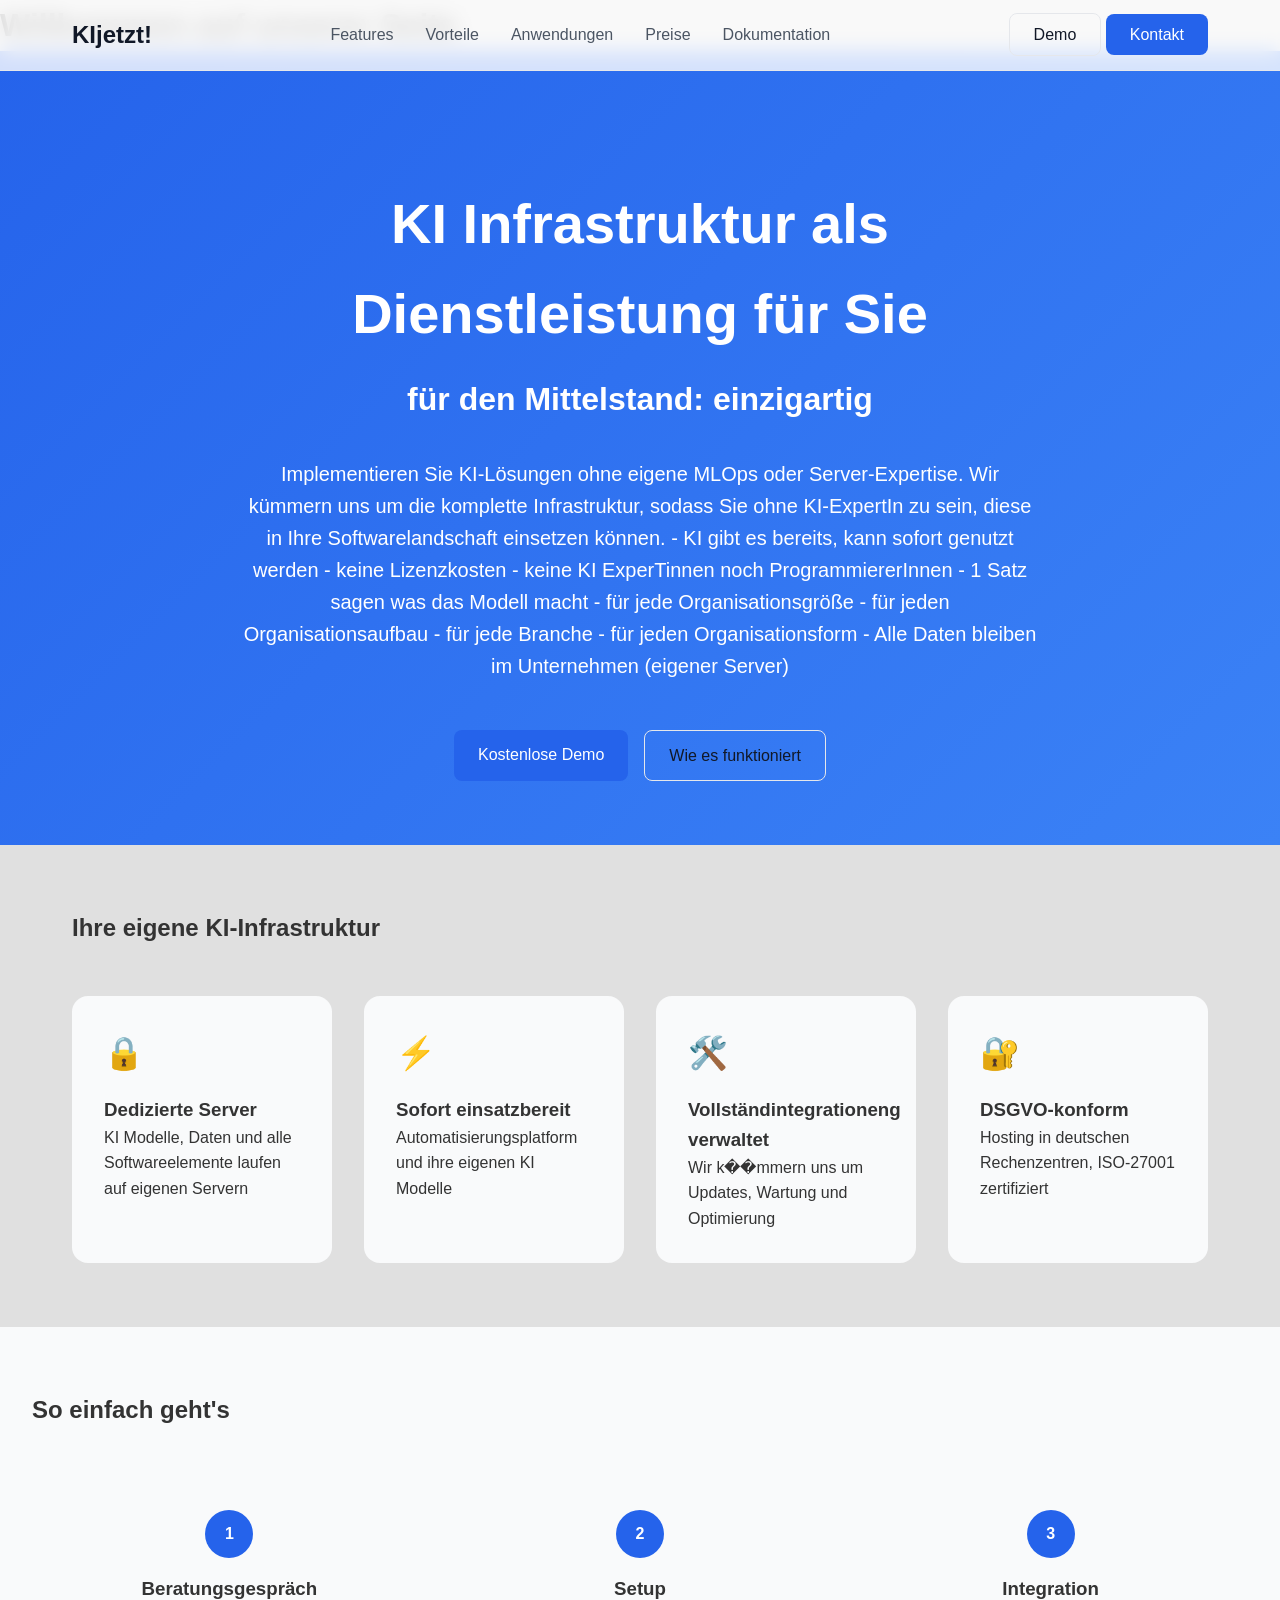
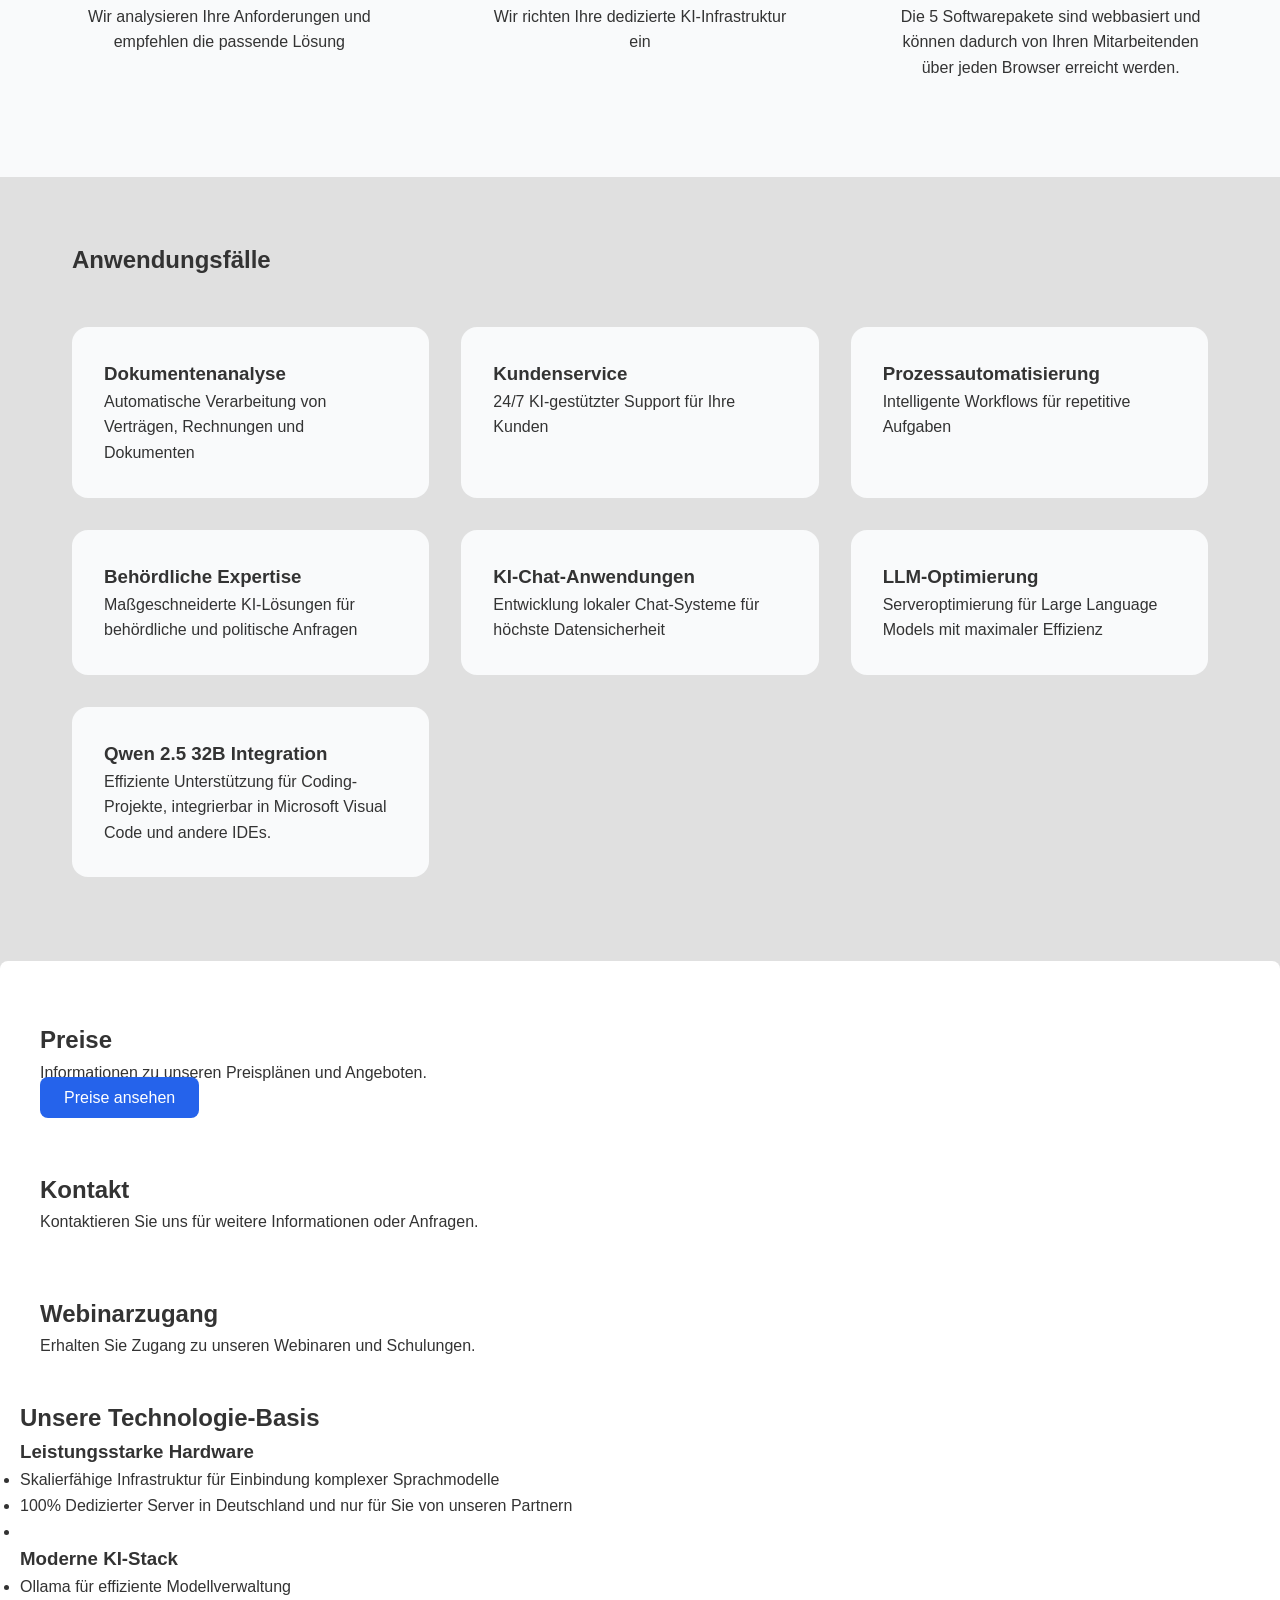
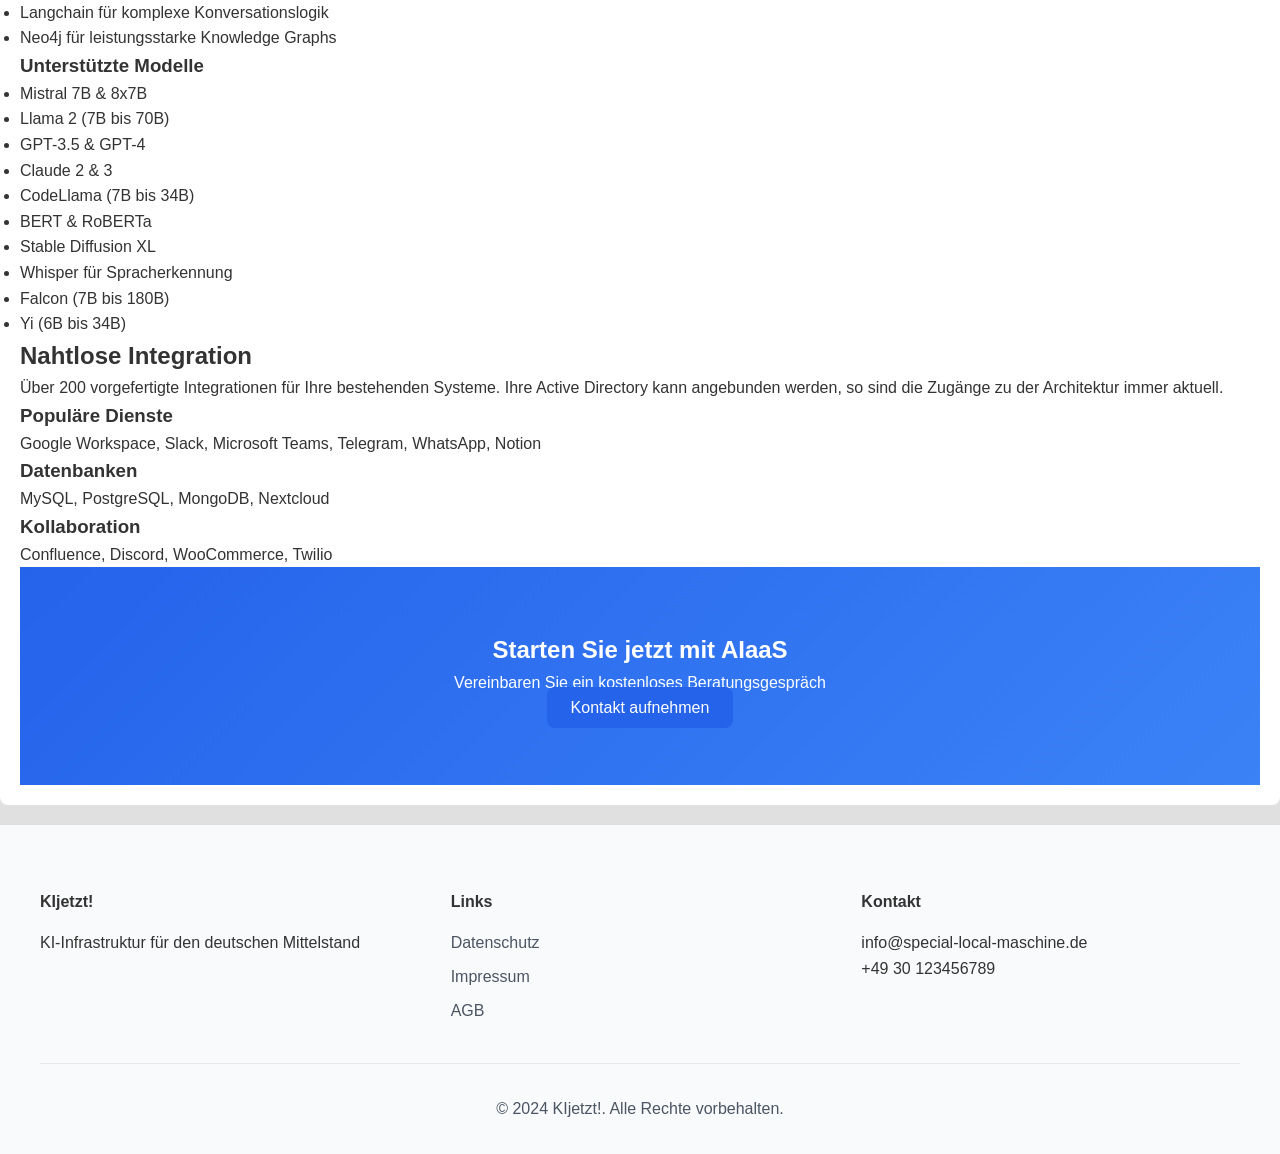
<file: index.html>
<html lang="de"><head>
    <meta charset="UTF-8">
    <meta name="viewport" content="width=device-width, initial-scale=1.0">
    <title>AIaaS für den deutschen Mittelstand</title>
    <link rel="stylesheet" href="styles.css">
</head>
<body cz-shortcut-listen="true">
    <header>
        <h1>Willkommen auf unserer Seite</h1>
    </header>
    <nav class="navbar">
        <div class="nav-container">
            <div class="logo">
                <a href="https://enving.github.io/localmaschine.github.io/index.html">KIjetzt!</a>
            </div>
            <div class="nav-links">
                <a href="#features">Features</a>
                <a href="#benefits">Vorteile</a>
                <a href="#use-cases">Anwendungen</a>
                <a href="./pricing.html">Preise</a>
                <a href="https://docs.special-local-maschine.de" target="_blank">Dokumentation</a>
            </div>
            <div class="nav-buttons">
                <a href="/demo" class="btn btn-outline">Demo</a>
                <a href="/contact" class="btn btn-primary">Kontakt</a>
            </div>
        </div>
    </nav>

    <main>
        <section class="hero">
            <div class="hero-content">
                <h1>KI Infrastruktur als Dienstleistung für Sie</h1>
                <h2>für den Mittelstand: einzigartig</h2>
                <p class="hero-subtitle">
                    Implementieren Sie KI-Lösungen ohne eigene MLOps oder Server-Expertise. 
                    Wir kümmern uns um die komplette Infrastruktur, sodass Sie ohne KI-ExpertIn zu sein, diese in Ihre Softwarelandschaft einsetzen können.    - KI gibt es bereits, kann sofort genutzt werden - keine Lizenzkosten - keine KI ExperTinnen noch ProgrammiererInnen - 1 Satz sagen was das Modell macht - für jede Organisationsgröße - für jeden Organisationsaufbau - für jede Branche - für jeden Organisationsform - Alle Daten bleiben im Unternehmen (eigener Server)
                </p>
                <div class="hero-buttons">
                    <a href="/demo" class="btn btn-primary">Kostenlose Demo</a>
                    <a href="#how-it-works" class="btn btn-outline">Wie es funktioniert</a>
                </div>
            </div>
        </section>

        <section id="features" class="features">
            <h2>Ihre eigene KI-Infrastruktur</h2>
            <div class="feature-grid">
                <div class="feature-card">
                    <div class="feature-icon">🔒</div>
                    <h3>Dedizierte Server</h3>
                    <p>KI Modelle, Daten und alle Softwareelemente laufen auf eigenen Servern</p>
                </div>
                <div class="feature-card">
                    <div class="feature-icon">⚡</div>
                    <h3>Sofort einsatzbereit</h3>
                    <p>Automatisierungsplatform und ihre eigenen KI Modelle</p>
                </div>
                <div class="feature-card">
                    <div class="feature-icon">🛠️</div>
                    <h3>Vollständintegrationeng verwaltet</h3>
                    <p>Wir k��mmern uns um Updates, Wartung und Optimierung</p>
                </div>
                <div class="feature-card">
                    <div class="feature-icon">🔐</div>
                    <h3>DSGVO-konform</h3>
                    <p>Hosting in deutschen Rechenzentren, ISO-27001 zertifiziert</p>
                </div>
            </div>
        </section>

        <section id="how-it-works" class="how-it-works">
            <h2>So einfach geht's</h2>
            <div class="steps">
                <div class="step">
                    <div class="step-number">1</div>
                    <h3>Beratungsgespräch</h3>
                    <p>Wir analysieren Ihre Anforderungen und empfehlen die passende Lösung</p>
                </div>
                <div class="step">
                    <div class="step-number">2</div>
                    <h3>Setup</h3>
                    <p>Wir richten Ihre dedizierte KI-Infrastruktur ein</p>
                </div>
                <div class="step">
                    <div class="step-number">3</div>
                    <h3>Integration</h3>
                    <p>Die 5 Softwarepakete sind webbasiert und können dadurch von Ihren Mitarbeitenden über jeden Browser erreicht werden.</p>
                </div>
            </div>
        </section>

        <section id="use-cases" class="use-cases">
            <h2>Anwendungsfälle</h2>
            <div class="use-case-grid">
                <div class="use-case-card">
                    <h3>Dokumentenanalyse</h3>
                    <p>Automatische Verarbeitung von Verträgen, Rechnungen und Dokumenten</p>
                </div>
                <div class="use-case-card">
                    <h3>Kundenservice</h3>
                    <p>24/7 KI-gestützter Support für Ihre Kunden</p>
                </div>
                <div class="use-case-card">
                    <h3>Prozessautomatisierung</h3>
                    <p>Intelligente Workflows für repetitive Aufgaben</p>
                </div>
                <div class="use-case-card">
                    <h3>Behördliche Expertise</h3>
                    <p>Maßgeschneiderte KI-Lösungen für behördliche und politische Anfragen</p>
                </div>
                <div class="use-case-card">
                    <h3>KI-Chat-Anwendungen</h3>
                    <p>Entwicklung lokaler Chat-Systeme für höchste Datensicherheit</p>
                </div>
                <div class="use-case-card">
                    <h3>LLM-Optimierung</h3>
                    <p>Serveroptimierung für Large Language Models mit maximaler Effizienz</p>
                </div>
                <div class="use-case-card">
                    <h3>Qwen 2.5 32B Integration</h3>
                    <p>Effiziente Unterstützung für Coding-Projekte, integrierbar in Microsoft Visual Code und andere IDEs.</p>
                </div>
            </div>
        </section>

        <section id="special-local-machine" class="section">      
        <section id="pricing" class="section">
            <h2>Preise</h2>
            <p>Informationen zu unseren Preisplänen und Angeboten.</p>
            <div class="pricing-cta">
                <a href="./pricing.html" class="btn btn-primary">Preise ansehen</a>
            </div>
        </section>     
        <section id="contact" class="section">
            <h2>Kontakt</h2>
            <p>Kontaktieren Sie uns für weitere Informationen oder Anfragen.</p>
        </section>
        
        <section id="webinar-access" class="section">
            <h2>Webinarzugang</h2>
            <p>Erhalten Sie Zugang zu unseren Webinaren und Schulungen.</p>
        </section>

        <section class="technology">
            <h2>Unsere Technologie-Basis</h2>
            <div class="tech-highlights">
                <div class="tech-card">
                    <h3>Leistungsstarke Hardware</h3>
                    <ul>
                        <li>Skalierfähige Infrastruktur für Einbindung komplexer Sprachmodelle</li>
                        <li>100% Dedizierter Server in Deutschland und nur für Sie von unseren Partnern</li>
                        <li></li>
                    </ul>
                </div>
                <div class="tech-card">
                    <h3>Moderne KI-Stack</h3>
                    <ul>
                        <li>Ollama für effiziente Modellverwaltung</li>
                        <li>Langchain für komplexe Konversationslogik</li>
                        <li>Neo4j für leistungsstarke Knowledge Graphs</li>
                    </ul>
                </div>
                <div class="tech-card">
                    <h3>Unterstützte Modelle</h3>
                    <ul>
                        <li>Mistral 7B &amp; 8x7B</li>
                        <li>Llama 2 (7B bis 70B)</li>
                        <li>GPT-3.5 &amp; GPT-4</li>
                        <li>Claude 2 &amp; 3</li>
                        <li>CodeLlama (7B bis 34B)</li>
                        <li>BERT &amp; RoBERTa</li>
                        <li>Stable Diffusion XL</li>
                        <li>Whisper für Spracherkennung</li>
                        <li>Falcon (7B bis 180B)</li>
                        <li>Yi (6B bis 34B)</li>
                    </ul>
                </div>
            </div>
        </section>

        <section class="integrations">
            <h2>Nahtlose Integration</h2>
            <p>Über 200 vorgefertigte Integrationen für Ihre bestehenden Systeme. Ihre Active Directory kann angebunden werden, so sind die Zugänge zu der Architektur immer aktuell.</p>
            <div class="integration-highlights">
                <div class="integration-category">
                    <h3>Populäre Dienste</h3>
                    <p>Google Workspace, Slack, Microsoft Teams, Telegram, WhatsApp, Notion</p>
                </div>
                <div class="integration-category">
                    <h3>Datenbanken</h3>
                    <p>MySQL, PostgreSQL, MongoDB, Nextcloud</p>
                </div>
                <div class="integration-category">
                    <h3>Kollaboration</h3>
                    <p>Confluence, Discord, WooCommerce, Twilio</p>
                </div>
            </div>
        </section>

        <section class="cta">
            <h2>Starten Sie jetzt mit AIaaS</h2>
            <p>Vereinbaren Sie ein kostenloses Beratungsgespräch</p>
            <a href="/contact" class="btn btn-primary">Kontakt aufnehmen</a>
        </section>
    </section></main>

    <footer>
        <div class="footer-content">
            <div class="footer-section">
                <h4>KIjetzt!</h4>
                <p>KI-Infrastruktur für den deutschen Mittelstand</p>
            </div>
            <div class="footer-section">
                <h4>Links</h4>
                <a href="/privacy">Datenschutz</a>
                <a href="/imprint">Impressum</a>
                <a href="/terms">AGB</a>
            </div>
            <div class="footer-section">
                <h4>Kontakt</h4>
                <p>info@special-local-maschine.de</p>
                <p>+49 30 123456789</p>
            </div>
        </div>
        <div class="footer-bottom">
            <p>© 2024 KIjetzt!. Alle Rechte vorbehalten.</p>
        </div>
    </footer>

 <div id="speechify-global-notifications"></div><div id="speechify-screenshot-mode" style="position: fixed; top: 0px; right: 0px; width: 100%; min-height: 100%; z-index: 2147483640; display: none !important;"></div><div id="speechify-settings-modal" style="position: absolute; bottom: 0px; right: 0px;"></div></body></html>
</file>
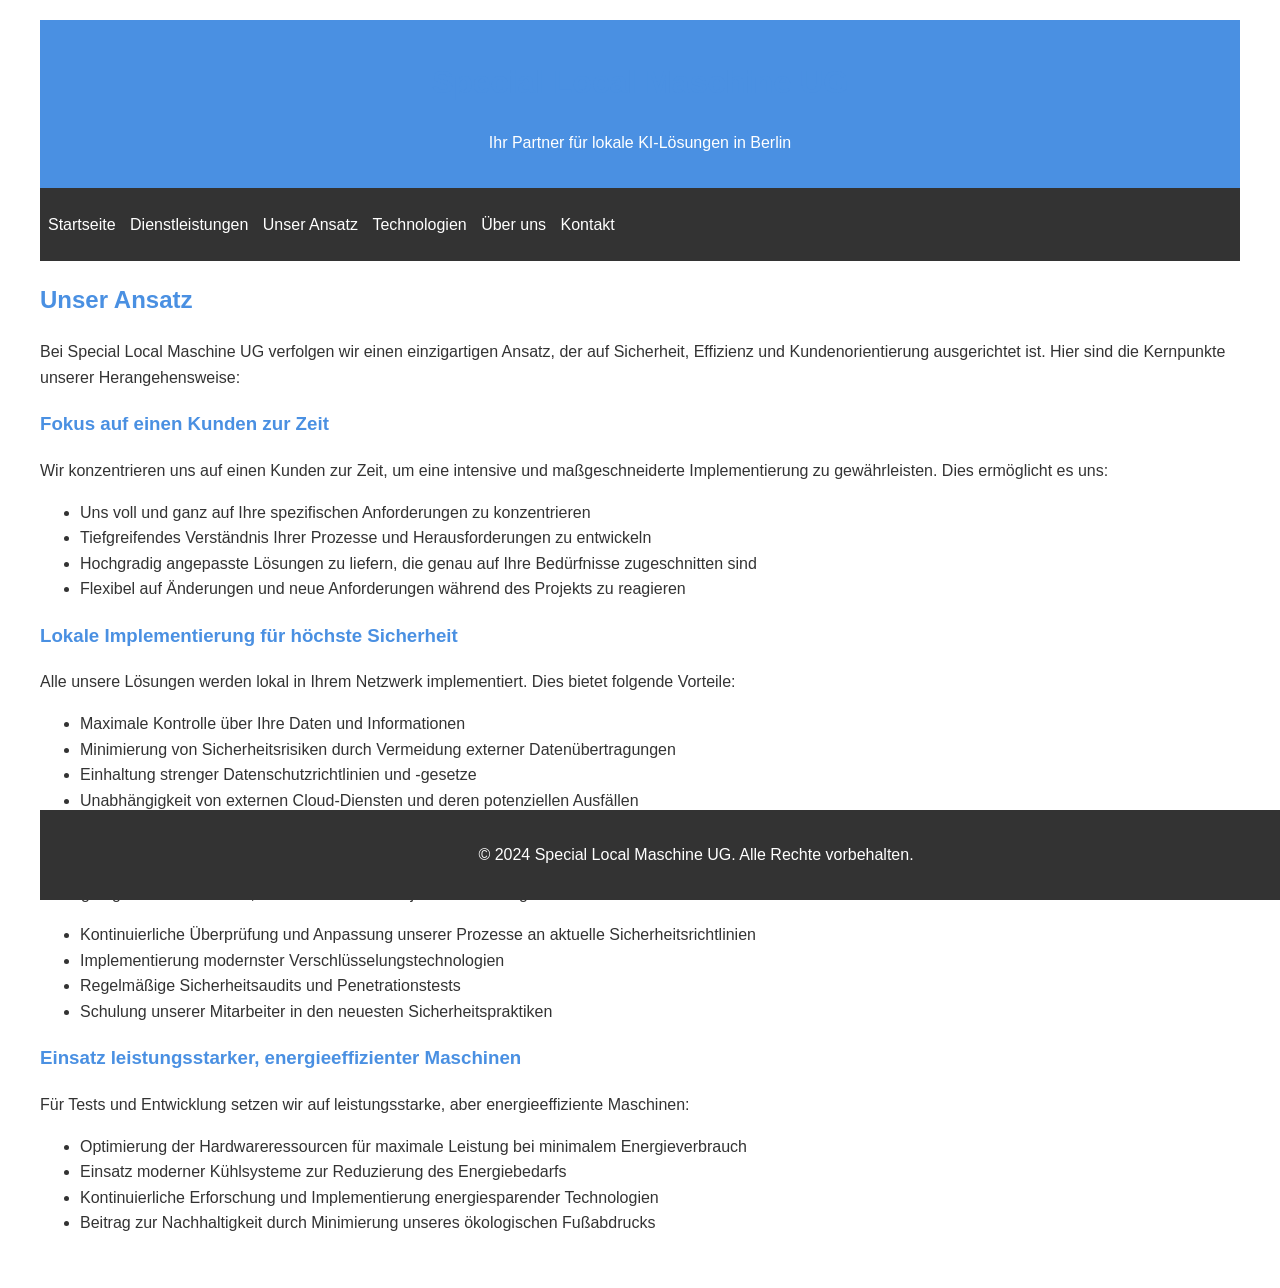
<file: ansatz-html.html>
<!DOCTYPE html>
<html lang="de">
<head>
    <meta charset="UTF-8">
    <meta name="viewport" content="width=device-width, initial-scale=1.0">
    <title>Unser Ansatz - Special Local Maschine UG</title>
    <style>
        body {
            font-family: Arial, sans-serif;
            line-height: 1.6;
            color: #333;
            max-width: 1200px;
            margin: 0 auto;
            padding: 20px;
        }
        header {
            background-color: #4a90e2;
            color: white;
            text-align: center;
            padding: 1rem;
        }
        nav {
            background-color: #333;
            color: white;
            padding: 0.5rem;
        }
        nav ul {
            list-style-type: none;
            padding: 0;
        }
        nav ul li {
            display: inline;
            margin-right: 10px;
        }
        nav ul li a {
            color: white;
            text-decoration: none;
        }
        section {
            margin-bottom: 2rem;
        }
        h1, h2, h3 {
            color: #4a90e2;
        }
        footer {
            background-color: #333;
            color: white;
            text-align: center;
            padding: 1rem;
            position: fixed;
            bottom: 0;
            width: 100%;
        }
    </style>
</head>
<body>
    <header>
        <h1>Special Local Maschine UG</h1>
        <p>Ihr Partner für lokale KI-Lösungen in Berlin</p>
    </header>

    <nav>
        <ul>
            <li><a href="index.html">Startseite</a></li>
            <li><a href="dienstleistungen.html">Dienstleistungen</a></li>
            <li><a href="ansatz.html">Unser Ansatz</a></li>
            <li><a href="technologien.html">Technologien</a></li>
            <li><a href="ueber-uns.html">Über uns</a></li>
            <li><a href="kontakt.html">Kontakt</a></li>
        </ul>
    </nav>

    <main>
        <section id="approach">
            <h2>Unser Ansatz</h2>
            <p>Bei Special Local Maschine UG verfolgen wir einen einzigartigen Ansatz, der auf Sicherheit, Effizienz und Kundenorientierung ausgerichtet ist. Hier sind die Kernpunkte unserer Herangehensweise:</p>
            
            <h3>Fokus auf einen Kunden zur Zeit</h3>
            <p>Wir konzentrieren uns auf einen Kunden zur Zeit, um eine intensive und maßgeschneiderte Implementierung zu gewährleisten. Dies ermöglicht es uns:</p>
            <ul>
                <li>Uns voll und ganz auf Ihre spezifischen Anforderungen zu konzentrieren</li>
                <li>Tiefgreifendes Verständnis Ihrer Prozesse und Herausforderungen zu entwickeln</li>
                <li>Hochgradig angepasste Lösungen zu liefern, die genau auf Ihre Bedürfnisse zugeschnitten sind</li>
                <li>Flexibel auf Änderungen und neue Anforderungen während des Projekts zu reagieren</li>
            </ul>

            <h3>Lokale Implementierung für höchste Sicherheit</h3>
            <p>Alle unsere Lösungen werden lokal in Ihrem Netzwerk implementiert. Dies bietet folgende Vorteile:</p>
            <ul>
                <li>Maximale Kontrolle über Ihre Daten und Informationen</li>
                <li>Minimierung von Sicherheitsrisiken durch Vermeidung externer Datenübertragungen</li>
                <li>Einhaltung strenger Datenschutzrichtlinien und -gesetze</li>
                <li>Unabhängigkeit von externen Cloud-Diensten und deren potenziellen Ausfällen</li>
            </ul>

            <h3>Einhaltung behördlicher Sicherheitsstandards</h3>
            <p>Wir legen großen Wert darauf, bei allen unseren Projekten die strengsten behördlichen Sicherheitsstandards einzuhalten:</p>
            <ul>
                <li>Kontinuierliche Überprüfung und Anpassung unserer Prozesse an aktuelle Sicherheitsrichtlinien</li>
                <li>Implementierung modernster Verschlüsselungstechnologien</li>
                <li>Regelmäßige Sicherheitsaudits und Penetrationstests</li>
                <li>Schulung unserer Mitarbeiter in den neuesten Sicherheitspraktiken</li>
            </ul>

            <h3>Einsatz leistungsstarker, energieeffizienter Maschinen</h3>
            <p>Für Tests und Entwicklung setzen wir auf leistungsstarke, aber energieeffiziente Maschinen:</p>
            <ul>
                <li>Optimierung der Hardwareressourcen für maximale Leistung bei minimalem Energieverbrauch</li>
                <li>Einsatz moderner Kühlsysteme zur Reduzierung des Energiebedarfs</li>
                <li>Kontinuierliche Erforschung und Implementierung energiesparender Technologien</li>
                <li>Beitrag zur Nachhaltigkeit durch Minimierung unseres ökologischen Fußabdrucks</li>
            </ul>
        </section>
    </main>

    <footer>
        <p>&copy; 2024 Special Local Maschine UG. Alle Rechte vorbehalten.</p>
    </footer>
</body>
</html>
</file>
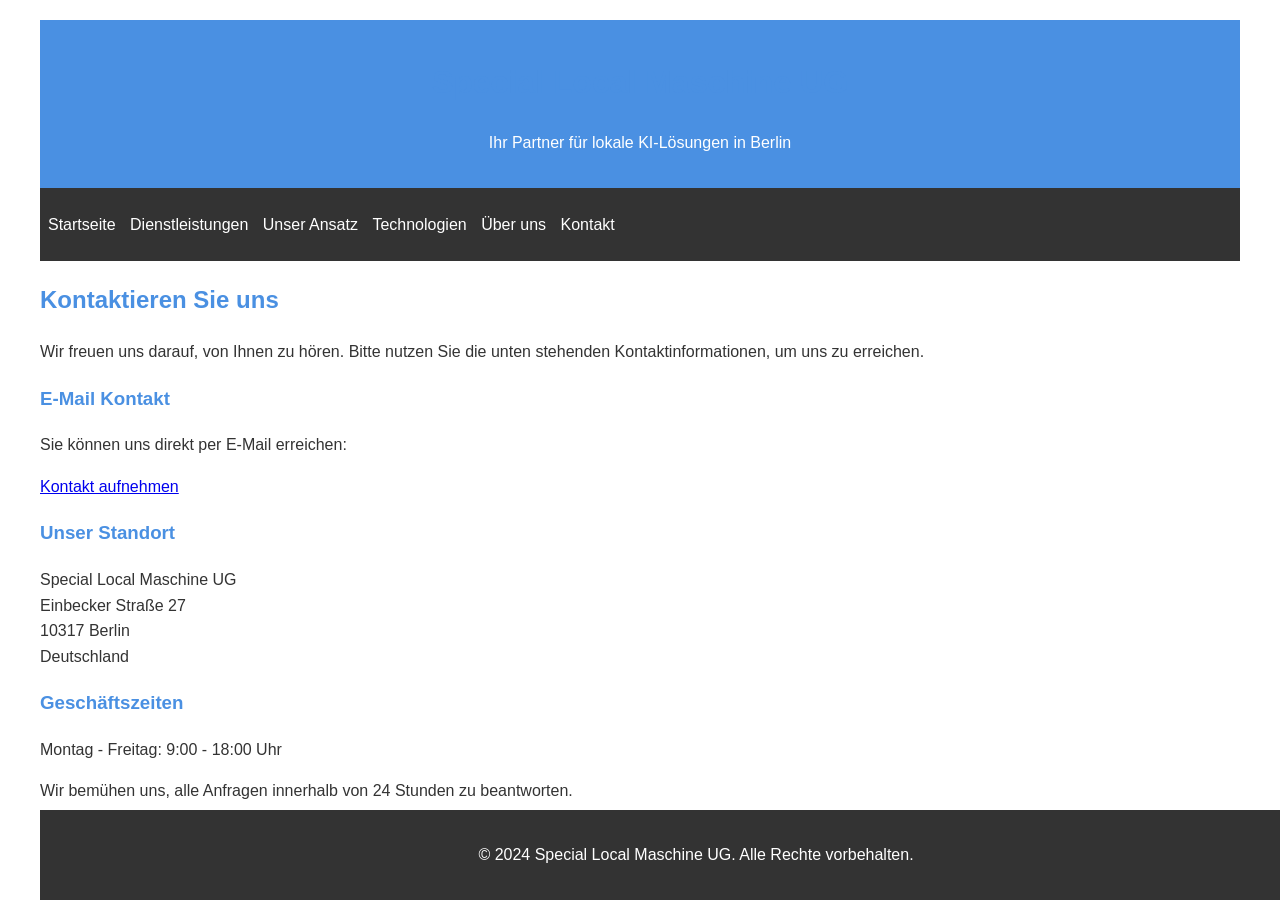
<file: kontakt-html.html>
<!DOCTYPE html>
<html lang="de">
<head>
    <meta charset="UTF-8">
    <meta name="viewport" content="width=device-width, initial-scale=1.0">
    <title>Kontakt - Special Local Maschine UG</title>
    <style>
        body {
            font-family: Arial, sans-serif;
            line-height: 1.6;
            color: #333;
            max-width: 1200px;
            margin: 0 auto;
            padding: 20px;
        }
        header {
            background-color: #4a90e2;
            color: white;
            text-align: center;
            padding: 1rem;
        }
        nav {
            background-color: #333;
            color: white;
            padding: 0.5rem;
        }
        nav ul {
            list-style-type: none;
            padding: 0;
        }
        nav ul li {
            display: inline;
            margin-right: 10px;
        }
        nav ul li a {
            color: white;
            text-decoration: none;
        }
        section {
            margin-bottom: 2rem;
        }
        h1, h2, h3 {
            color: #4a90e2;
        }
        footer {
            background-color: #333;
            color: white;
            text-align: center;
            padding: 1rem;
            position: fixed;
            bottom: 0;
            width: 100%;
        }
    </style>
</head>
<body>
    <header>
        <h1>Special Local Maschine UG</h1>
        <p>Ihr Partner für lokale KI-Lösungen in Berlin</p>
    </header>

    <nav>
        <ul>
            <li><a href="index.html">Startseite</a></li>
            <li><a href="dienstleistungen.html">Dienstleistungen</a></li>
            <li><a href="ansatz.html">Unser Ansatz</a></li>
            <li><a href="technologien.html">Technologien</a></li>
            <li><a href="ueber-uns.html">Über uns</a></li>
            <li><a href="kontakt.html">Kontakt</a></li>
        </ul>
    </nav>

    <main>
        <section id="contact">
            <h2>Kontaktieren Sie uns</h2>
            <p>Wir freuen uns darauf, von Ihnen zu hören. Bitte nutzen Sie die unten stehenden Kontaktinformationen, um uns zu erreichen.</p>
            
            <h3>E-Mail Kontakt</h3>
            <p>Sie können uns direkt per E-Mail erreichen:</p>
            <p><a href="mailto:ingitom99@googlemail.com">Kontakt aufnehmen</a></p>

            <h3>Unser Standort</h3>
            <p>Special Local Maschine UG<br>
            Einbecker Straße 27<br>
            10317 Berlin<br>
            Deutschland</p>

            <h3>Geschäftszeiten</h3>
            <p>Montag - Freitag: 9:00 - 18:00 Uhr</p>
            <p>Wir bemühen uns, alle Anfragen innerhalb von 24 Stunden zu beantworten.</p>
        </section>
    </main>

    <footer>
        <p>&copy; 2024 Special Local Maschine UG. Alle Rechte vorbehalten.</p>
    </footer>
</body>
</html>
</file>
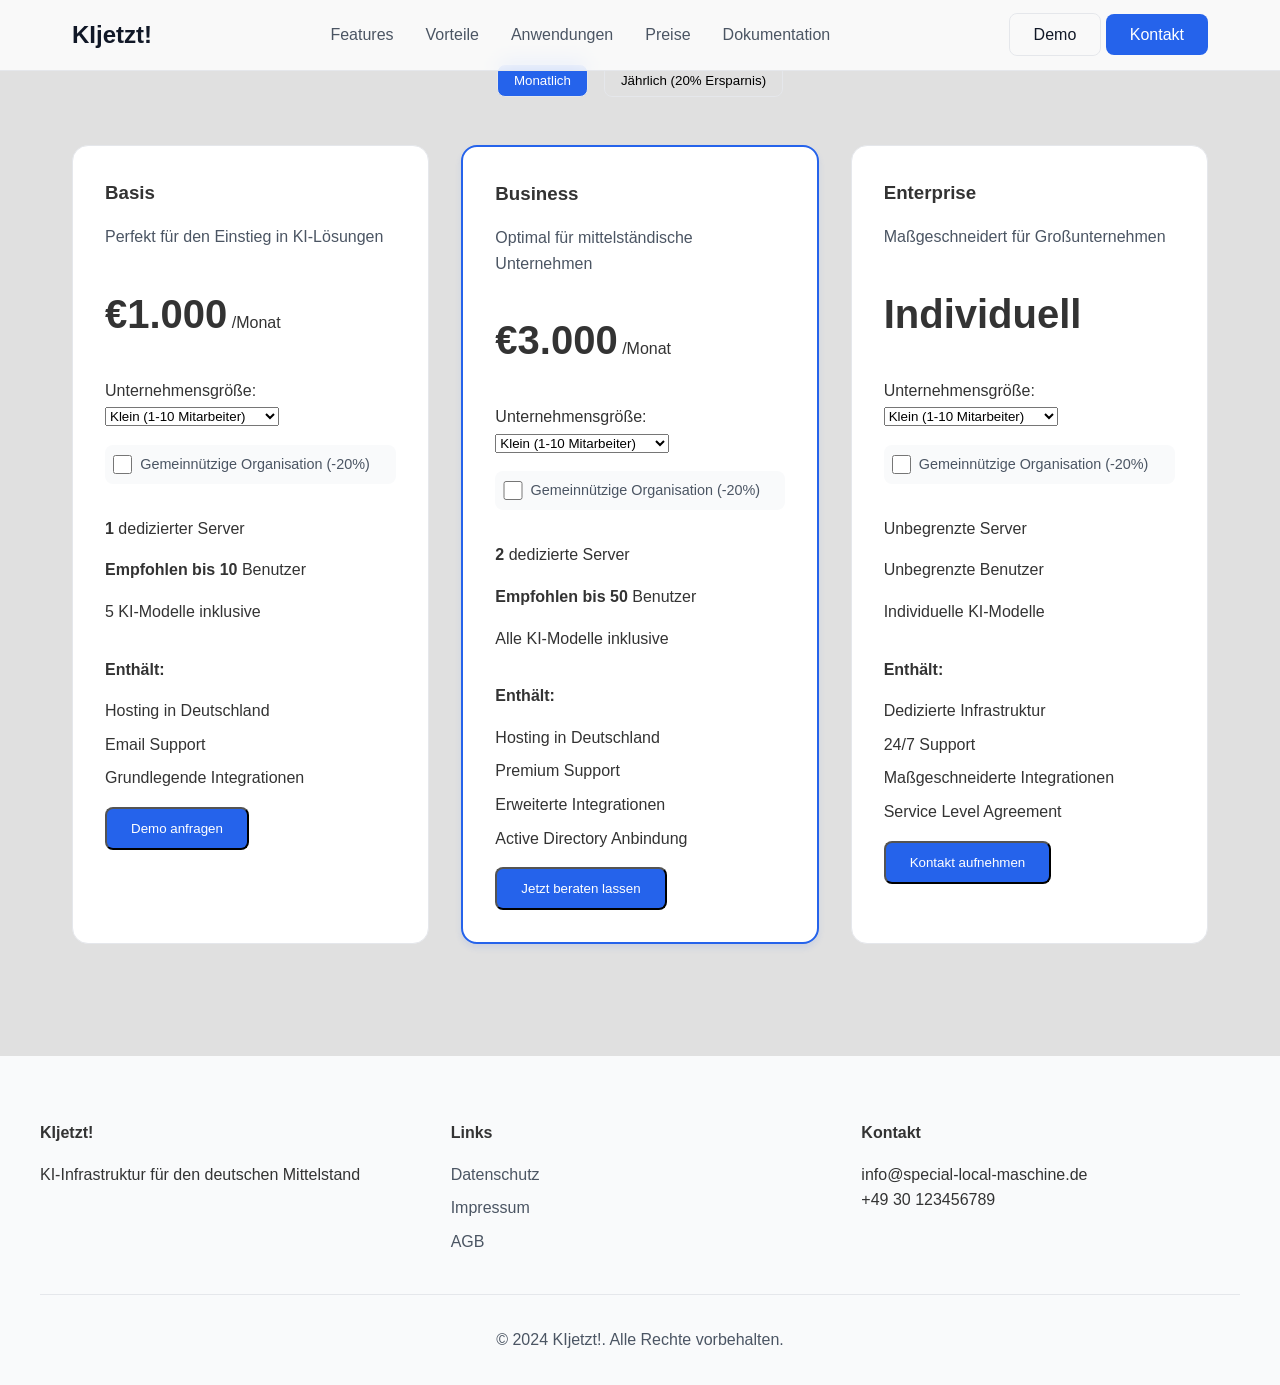
<file: pricing.html>
<!DOCTYPE html>
<html lang="de">
<head>
    <meta charset="UTF-8">
    <meta name="viewport" content="width=device-width, initial-scale=1.0">
    <title>Preise - KIjetzt!</title>
    <link rel="stylesheet" href="styles.css">
</head>
<body>
    <nav class="navbar">
        <div class="nav-container">
            <div class="logo">
                <a href="index.html">KIjetzt!</a>
            </div>
            <div class="nav-links">
                <a href="index.html#features">Features</a>
                <a href="index.html#benefits">Vorteile</a>
                <a href="index.html#use-cases">Anwendungen</a>
                <a href="pricing.html">Preise</a>
                <a href="https://docs.special-local-maschine.de" target="_blank">Dokumentation</a>
            </div>
            <div class="nav-buttons">
                <a href="demo.html" class="btn btn-outline">Demo</a>
                <a href="contact.html" class="btn btn-primary">Kontakt</a>
            </div>
        </div>
    </nav>

    <main>
        <div class="pricing-container">

            <div class="pricing-toggle">
                <button class="toggle-btn active" data-period="monthly">Monatlich</button>
                <button class="toggle-btn" data-period="yearly">Jährlich (20% Ersparnis)</button>
            </div>

            <div class="pricing-grid">
                <!-- Basis Plan -->
                <div class="pricing-card">
                    <h3>Basis</h3>
                    <p class="plan-description">Perfekt für den Einstieg in KI-Lösungen</p>
                    <div class="price">
                        <span class="amount" data-monthly="1000" data-yearly="800">€1.000</span>
                        <span class="period">/Monat</span>
                    </div>
                    <div class="company-size">
                        <label for="company-size-basis">Unternehmensgröße:</label>
                        <select id="company-size-basis" class="company-size-select">
                            <option value="small">Klein (1-10 Mitarbeiter)</option>
                            <option value="medium">Mittel (11-50 Mitarbeiter)</option>
                            <option value="large">Groß (51-250 Mitarbeiter)</option>
                        </select>
                    </div>
                    <div class="nonprofit-checkbox">
                        <input type="checkbox" id="nonprofit-basis" class="nonprofit-check">
                        <label for="nonprofit-basis">Gemeinnützige Organisation (-20%)</label>
                    </div>
                    <div class="plan-features">
                        <div class="feature">
                            <strong>1</strong> dedizierter Server
                        </div>
                        <div class="feature">
                            <strong>Empfohlen bis 10</strong> Benutzer
                        </div>
                        <div class="feature">5 KI-Modelle inklusive</div>
                    </div>
                    <div class="includes">
                        <h4>Enthält:</h4>
                        <ul>
                            <li>Hosting in Deutschland</li>
                            <li>Email Support</li>
                            <li>Grundlegende Integrationen</li>
                        </ul>
                    </div>
                    <button class="btn btn-primary">Demo anfragen</button>
                </div>

                <!-- Business Plan -->
                <div class="pricing-card featured">
                    <h3>Business</h3>
                    <p class="plan-description">Optimal für mittelständische Unternehmen</p>
                    <div class="price">
                        <span class="amount" data-monthly="3000" data-yearly="2400">€3.000</span>
                        <span class="period">/Monat</span>
                    </div>
                    <div class="company-size">
                        <label for="company-size-business">Unternehmensgröße:</label>
                        <select id="company-size-business" class="company-size-select">
                            <option value="small">Klein (1-10 Mitarbeiter)</option>
                            <option value="medium">Mittel (11-50 Mitarbeiter)</option>
                            <option value="large">Groß (51-250 Mitarbeiter)</option>
                        </select>
                    </div>
                    <div class="nonprofit-checkbox">
                        <input type="checkbox" id="nonprofit-business" class="nonprofit-check">
                        <label for="nonprofit-business">Gemeinnützige Organisation (-20%)</label>
                    </div>
                    <div class="plan-features">
                        <div class="feature">
                            <strong>2</strong> dedizierte Server
                        </div>
                        <div class="feature">
                            <strong>Empfohlen bis 50</strong> Benutzer
                        </div>
                        <div class="feature">Alle KI-Modelle inklusive</div>
                    </div>
                    <div class="includes">
                        <h4>Enthält:</h4>
                        <ul>
                            <li>Hosting in Deutschland</li>
                            <li>Premium Support</li>
                            <li>Erweiterte Integrationen</li>
                            <li>Active Directory Anbindung</li>
                        </ul>
                    </div>
                    <button class="btn btn-primary">Jetzt beraten lassen</button>
                </div>

                <!-- Enterprise Plan -->
                <div class="pricing-card">
                    <h3>Enterprise</h3>
                    <p class="plan-description">Maßgeschneidert für Großunternehmen</p>
                    <div class="price">
                        <span class="amount" data-monthly="Individuell" data-yearly="Individuell">Individuell</span>
                    </div>
                    <div class="company-size">
                        <label for="company-size-enterprise">Unternehmensgröße:</label>
                        <select id="company-size-enterprise" class="company-size-select">
                            <option value="small">Klein (1-10 Mitarbeiter)</option>
                            <option value="medium">Mittel (11-50 Mitarbeiter)</option>
                            <option value="large">Groß (51-250 Mitarbeiter)</option>
                        </select>
                    </div>
                    <div class="nonprofit-checkbox">
                        <input type="checkbox" id="nonprofit-enterprise" class="nonprofit-check">
                        <label for="nonprofit-enterprise">Gemeinnützige Organisation (-20%)</label>
                    </div>
                    <div class="plan-features">
                        <div class="feature">Unbegrenzte Server</div>
                        <div class="feature">Unbegrenzte Benutzer</div>
                        <div class="feature">Individuelle KI-Modelle</div>
                    </div>
                    <div class="includes">
                        <h4>Enthält:</h4>
                        <ul>
                            <li>Dedizierte Infrastruktur</li>
                            <li>24/7 Support</li>
                            <li>Maßgeschneiderte Integrationen</li>
                            <li>Service Level Agreement</li>
                        </ul>
                    </div>
                    <button class="btn btn-primary">Kontakt aufnehmen</button>
                </div>
            </div>
        </div>
    </main>

    <footer>
        <div class="footer-content">
            <div class="footer-section">
                <h4>KIjetzt!</h4>
                <p>KI-Infrastruktur für den deutschen Mittelstand</p>
            </div>
            <div class="footer-section">
                <h4>Links</h4>
                <a href="privacy.html">Datenschutz</a>
                <a href="imprint.html">Impressum</a>
                <a href="terms.html">AGB</a>
            </div>
            <div class="footer-section">
                <h4>Kontakt</h4>
                <p>info@special-local-maschine.de</p>
                <p>+49 30 123456789</p>
            </div>
        </div>
        <div class="footer-bottom">
            <p>© 2024 KIjetzt!. Alle Rechte vorbehalten.</p>
        </div>
    </footer>

    <script>
        document.addEventListener('DOMContentLoaded', function() {
            const toggleBtns = document.querySelectorAll('.toggle-btn');
            const amounts = document.querySelectorAll('.amount');
            const periods = document.querySelectorAll('.period');
            const companySizeSelects = document.querySelectorAll('.company-size-select');
            const nonprofitChecks = document.querySelectorAll('.nonprofit-check');

            function calculatePrice(basePrice, companySize, isNonprofit) {
                let price = basePrice;
                
                // Unternehmensgröße-Multiplikatoren
                if (companySize === 'medium') {
                    price *= 1.2;
                } else if (companySize === 'large') {
                    price *= 1.5;
                }
                
                // Gemeinnützigkeits-Rabatt
                if (isNonprofit) {
                    price *= 0.8; // 20% Rabatt
                }
                
                return Math.round(price);
            }

            function updatePrices(period) {
                amounts.forEach(amount => {
                    if (!amount.dataset.monthly) return;

                    const card = amount.closest('.pricing-card');
                    const companySize = card.querySelector('.company-size-select').value;
                    const isNonprofit = card.querySelector('.nonprofit-check').checked;
                    
                    let monthlyPrice = parseInt(amount.dataset.monthly);
                    let yearlyPrice = parseInt(amount.dataset.yearly);

                    const finalMonthlyPrice = calculatePrice(monthlyPrice, companySize, isNonprofit);
                    const finalYearlyPrice = calculatePrice(yearlyPrice, companySize, isNonprofit);

                    if (period === 'yearly') {
                        if (isNonprofit) {
                            amount.innerHTML = `<span class="original-price">€${yearlyPrice}</span>€${finalYearlyPrice}<span class="nonprofit-badge">-20%</span>`;
                        } else {
                            amount.textContent = `€${finalYearlyPrice}`;
                        }
                    } else {
                        if (isNonprofit) {
                            amount.innerHTML = `<span class="original-price">€${monthlyPrice}</span>€${finalMonthlyPrice}<span class="nonprofit-badge">-20%</span>`;
                        } else {
                            amount.textContent = `€${finalMonthlyPrice}`;
                        }
                    }
                });

                periods.forEach(period => {
                    if (period === 'yearly') {
                        period.textContent = '/Monat (Jährlich)';
                    } else {
                        period.textContent = '/Monat';
                    }
                });
            }

            toggleBtns.forEach(btn => {
                btn.addEventListener('click', function() {
                    toggleBtns.forEach(b => b.classList.remove('active'));
                    this.classList.add('active');
                    
                    const period = this.dataset.period;
                    updatePrices(period);
                });
            });

            companySizeSelects.forEach(select => {
                select.addEventListener('change', function() {
                    const activePeriod = document.querySelector('.toggle-btn.active').dataset.period;
                    updatePrices(activePeriod);
                });
            });

            // Event Listener für Nonprofit Checkbox
            nonprofitChecks.forEach(check => {
                check.addEventListener('change', function() {
                    const activePeriod = document.querySelector('.toggle-btn.active').dataset.period;
                    updatePrices(activePeriod);
                });
            });
        });
    </script>
</body>
</html>
</file>
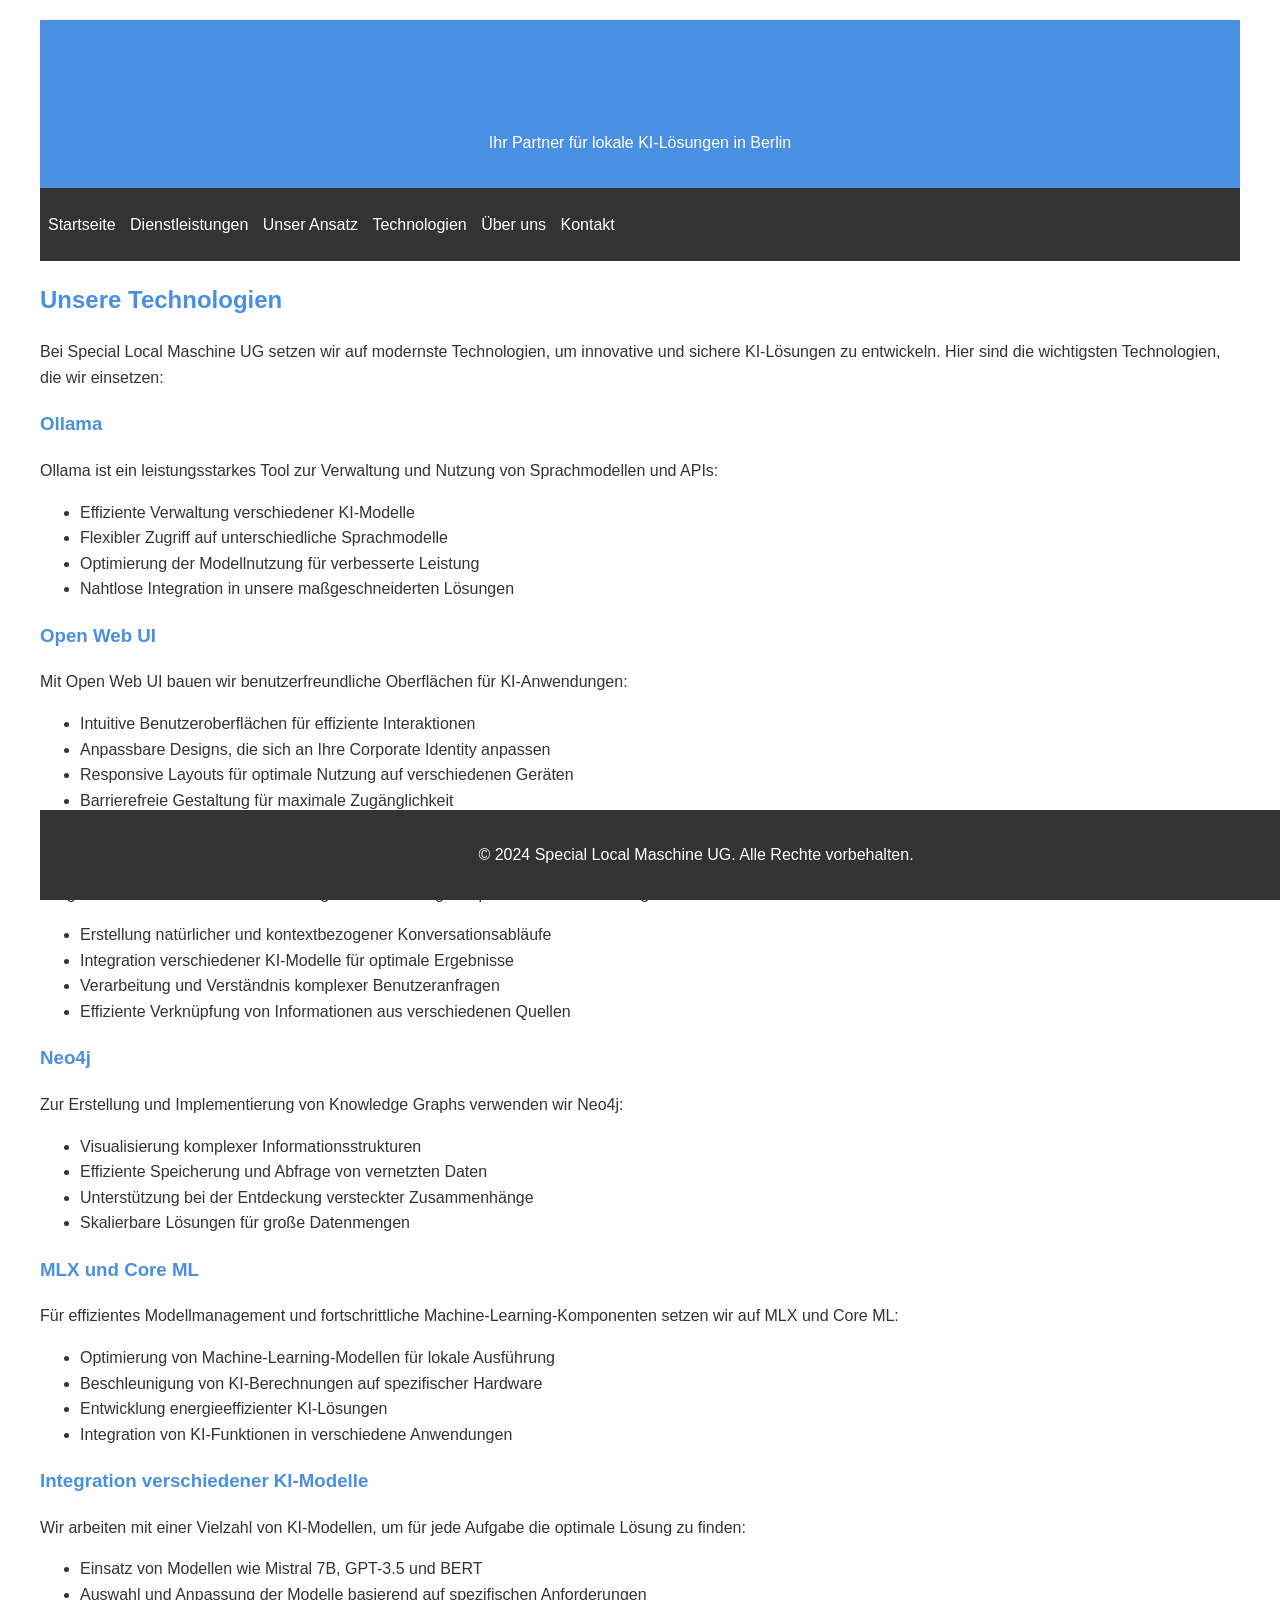
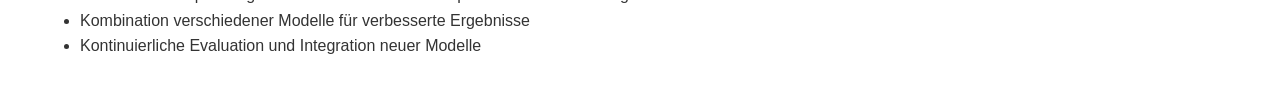
<file: technologien-html.html>
<!DOCTYPE html>
<html lang="de">
<head>
    <meta charset="UTF-8">
    <meta name="viewport" content="width=device-width, initial-scale=1.0">
    <title>Technologien - Special Local Maschine UG</title>
    <style>
        body {
            font-family: Arial, sans-serif;
            line-height: 1.6;
            color: #333;
            max-width: 1200px;
            margin: 0 auto;
            padding: 20px;
        }
        header {
            background-color: #4a90e2;
            color: white;
            text-align: center;
            padding: 1rem;
        }
        nav {
            background-color: #333;
            color: white;
            padding: 0.5rem;
        }
        nav ul {
            list-style-type: none;
            padding: 0;
        }
        nav ul li {
            display: inline;
            margin-right: 10px;
        }
        nav ul li a {
            color: white;
            text-decoration: none;
        }
        section {
            margin-bottom: 2rem;
        }
        h1, h2, h3 {
            color: #4a90e2;
        }
        footer {
            background-color: #333;
            color: white;
            text-align: center;
            padding: 1rem;
            position: fixed;
            bottom: 0;
            width: 100%;
        }
    </style>
</head>
<body>
    <header>
        <h1>Special Local Maschine UG</h1>
        <p>Ihr Partner für lokale KI-Lösungen in Berlin</p>
    </header>

    <nav>
        <ul>
            <li><a href="index.html">Startseite</a></li>
            <li><a href="dienstleistungen.html">Dienstleistungen</a></li>
            <li><a href="ansatz.html">Unser Ansatz</a></li>
            <li><a href="technologien.html">Technologien</a></li>
            <li><a href="ueber-uns.html">Über uns</a></li>
            <li><a href="kontakt.html">Kontakt</a></li>
        </ul>
    </nav>

    <main>
        <section id="technologies">
            <h2>Unsere Technologien</h2>
            <p>Bei Special Local Maschine UG setzen wir auf modernste Technologien, um innovative und sichere KI-Lösungen zu entwickeln. Hier sind die wichtigsten Technologien, die wir einsetzen:</p>
            
            <h3>Ollama</h3>
            <p>Ollama ist ein leistungsstarkes Tool zur Verwaltung und Nutzung von Sprachmodellen und APIs:</p>
            <ul>
                <li>Effiziente Verwaltung verschiedener KI-Modelle</li>
                <li>Flexibler Zugriff auf unterschiedliche Sprachmodelle</li>
                <li>Optimierung der Modellnutzung für verbesserte Leistung</li>
                <li>Nahtlose Integration in unsere maßgeschneiderten Lösungen</li>
            </ul>

            <h3>Open Web UI</h3>
            <p>Mit Open Web UI bauen wir benutzerfreundliche Oberflächen für KI-Anwendungen:</p>
            <ul>
                <li>Intuitive Benutzeroberflächen für effiziente Interaktionen</li>
                <li>Anpassbare Designs, die sich an Ihre Corporate Identity anpassen</li>
                <li>Responsive Layouts für optimale Nutzung auf verschiedenen Geräten</li>
                <li>Barrierefreie Gestaltung für maximale Zugänglichkeit</li>
            </ul>

            <h3>Langchain</h3>
            <p>Langchain setzen wir für die Entwicklung und Verwaltung komplexer Konversationslogik ein:</p>
            <ul>
                <li>Erstellung natürlicher und kontextbezogener Konversationsabläufe</li>
                <li>Integration verschiedener KI-Modelle für optimale Ergebnisse</li>
                <li>Verarbeitung und Verständnis komplexer Benutzeranfragen</li>
                <li>Effiziente Verknüpfung von Informationen aus verschiedenen Quellen</li>
            </ul>

            <h3>Neo4j</h3>
            <p>Zur Erstellung und Implementierung von Knowledge Graphs verwenden wir Neo4j:</p>
            <ul>
                <li>Visualisierung komplexer Informationsstrukturen</li>
                <li>Effiziente Speicherung und Abfrage von vernetzten Daten</li>
                <li>Unterstützung bei der Entdeckung versteckter Zusammenhänge</li>
                <li>Skalierbare Lösungen für große Datenmengen</li>
            </ul>

            <h3>MLX und Core ML</h3>
            <p>Für effizientes Modellmanagement und fortschrittliche Machine-Learning-Komponenten setzen wir auf MLX und Core ML:</p>
            <ul>
                <li>Optimierung von Machine-Learning-Modellen für lokale Ausführung</li>
                <li>Beschleunigung von KI-Berechnungen auf spezifischer Hardware</li>
                <li>Entwicklung energieeffizienter KI-Lösungen</li>
                <li>Integration von KI-Funktionen in verschiedene Anwendungen</li>
            </ul>

            <h3>Integration verschiedener KI-Modelle</h3>
            <p>Wir arbeiten mit einer Vielzahl von KI-Modellen, um für jede Aufgabe die optimale Lösung zu finden:</p>
            <ul>
                <li>Einsatz von Modellen wie Mistral 7B, GPT-3.5 und BERT</li>
                <li>Auswahl und Anpassung der Modelle basierend auf spezifischen Anforderungen</li>
                <li>Kombination verschiedener Modelle für verbesserte Ergebnisse</li>
                <li>Kontinuierliche Evaluation und Integration neuer Modelle</li>
            </ul>
        </section>
    </main>

    <footer>
        <p>&copy; 2024 Special Local Maschine UG. Alle Rechte vorbehalten.</p>
    </footer>
</body>
</html>
</file>
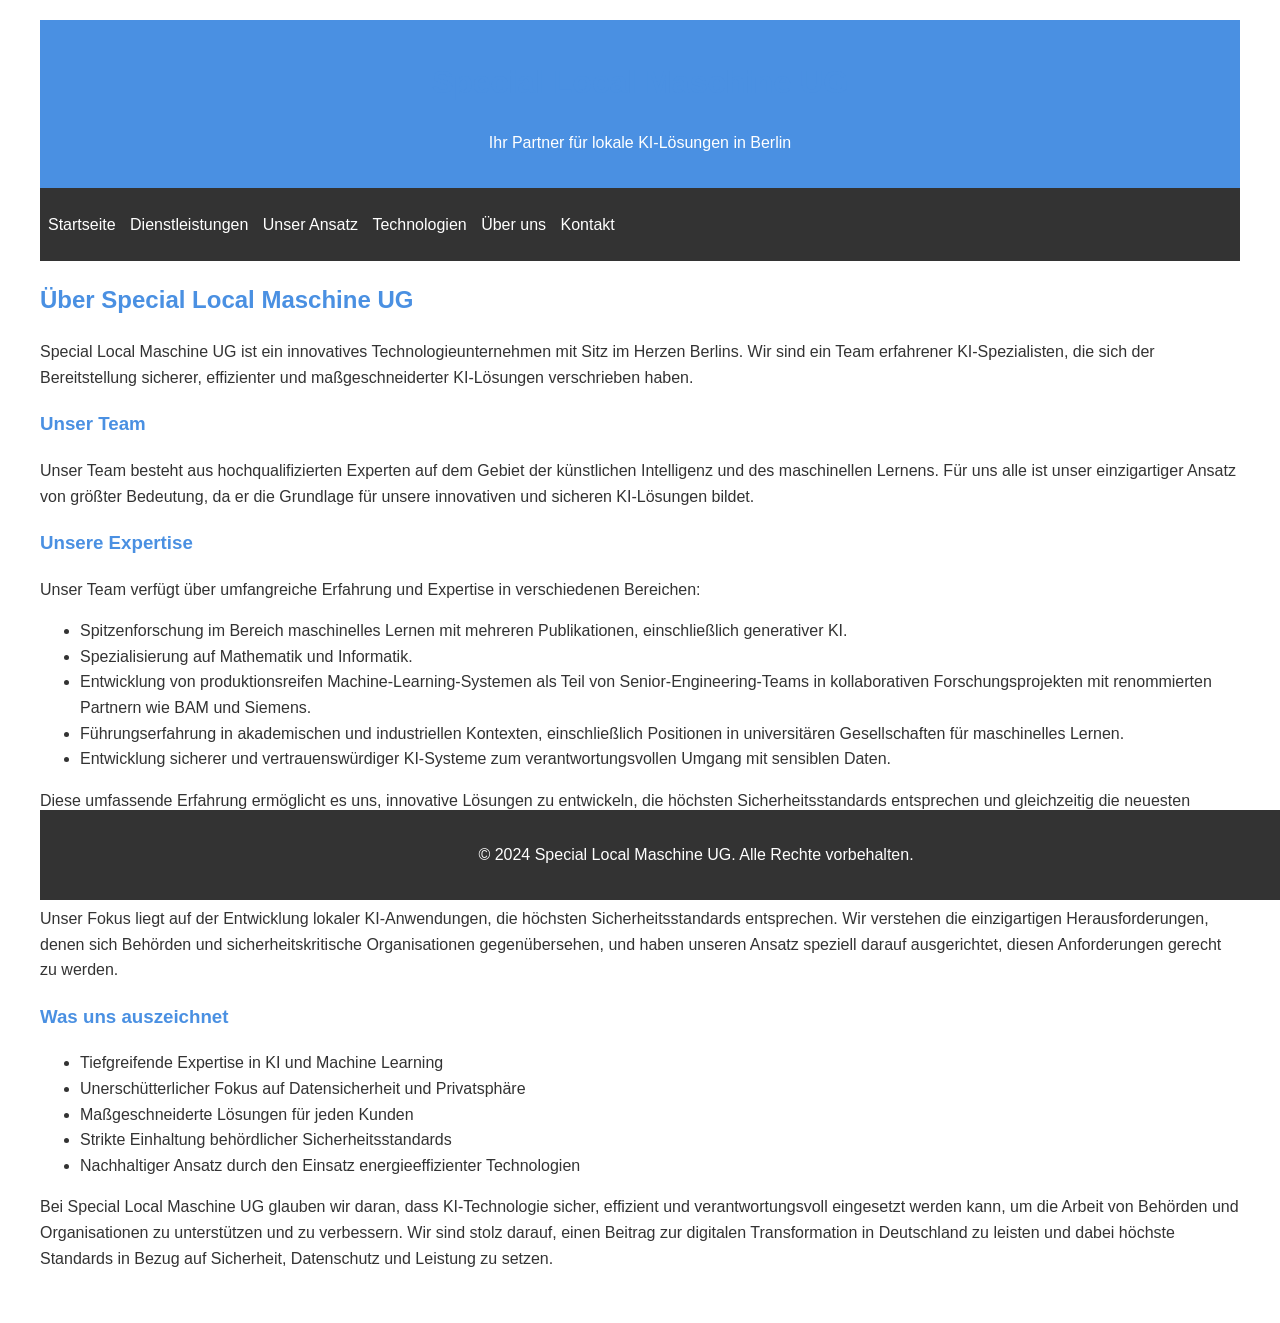
<file: ueber-uns-html.html>
<!DOCTYPE html>
<html lang="de">
<head>
    <meta charset="UTF-8">
    <meta name="viewport" content="width=device-width, initial-scale=1.0">
    <title>Über uns - Special Local Maschine UG</title>
    <style>
        body {
            font-family: Arial, sans-serif;
            line-height: 1.6;
            color: #333;
            max-width: 1200px;
            margin: 0 auto;
            padding: 20px;
        }
        header {
            background-color: #4a90e2;
            color: white;
            text-align: center;
            padding: 1rem;
        }
        nav {
            background-color: #333;
            color: white;
            padding: 0.5rem;
        }
        nav ul {
            list-style-type: none;
            padding: 0;
        }
        nav ul li {
            display: inline;
            margin-right: 10px;
        }
        nav ul li a {
            color: white;
            text-decoration: none;
        }
        section {
            margin-bottom: 2rem;
        }
        h1, h2, h3 {
            color: #4a90e2;
        }
        footer {
            background-color: #333;
            color: white;
            text-align: center;
            padding: 1rem;
            position: fixed;
            bottom: 0;
            width: 100%;
        }
    </style>
</head>
<body>
    <header>
        <h1>Special Local Maschine UG</h1>
        <p>Ihr Partner für lokale KI-Lösungen in Berlin</p>
    </header>

    <nav>
        <ul>
            <li><a href="index.html">Startseite</a></li>
            <li><a href="dienstleistungen.html">Dienstleistungen</a></li>
            <li><a href="ansatz.html">Unser Ansatz</a></li>
            <li><a href="technologien.html">Technologien</a></li>
            <li><a href="ueber-uns.html">Über uns</a></li>
            <li><a href="kontakt.html">Kontakt</a></li>
        </ul>
    </nav>

    <main>
        <section id="about">
            <h2>Über Special Local Maschine UG</h2>
            <p>Special Local Maschine UG ist ein innovatives Technologieunternehmen mit Sitz im Herzen Berlins. Wir sind ein Team erfahrener KI-Spezialisten, die sich der Bereitstellung sicherer, effizienter und maßgeschneiderter KI-Lösungen verschrieben haben.</p>
            
            <h3>Unser Team</h3>
            <p>Unser Team besteht aus hochqualifizierten Experten auf dem Gebiet der künstlichen Intelligenz und des maschinellen Lernens. Für uns alle ist unser einzigartiger Ansatz von größter Bedeutung, da er die Grundlage für unsere innovativen und sicheren KI-Lösungen bildet.</p>
            
            <h3>Unsere Expertise</h3>
            <p>Unser Team verfügt über umfangreiche Erfahrung und Expertise in verschiedenen Bereichen:</p>
            <ul>
                <li>Spitzenforschung im Bereich maschinelles Lernen mit mehreren Publikationen, einschließlich generativer KI.</li>
                <li>Spezialisierung auf Mathematik und Informatik.</li>
                <li>Entwicklung von produktionsreifen Machine-Learning-Systemen als Teil von Senior-Engineering-Teams in kollaborativen Forschungsprojekten mit renommierten Partnern wie BAM und Siemens.</li>
                <li>Führungserfahrung in akademischen und industriellen Kontexten, einschließlich Positionen in universitären Gesellschaften für maschinelles Lernen.</li>
                <li>Entwicklung sicherer und vertrauenswürdiger KI-Systeme zum verantwortungsvollen Umgang mit sensiblen Daten.</li>
            </ul>

            <p>Diese umfassende Erfahrung ermöglicht es uns, innovative Lösungen zu entwickeln, die höchsten Sicherheitsstandards entsprechen und gleichzeitig die neuesten Fortschritte im Bereich der künstlichen Intelligenz nutzen.</p>

            <h3>Unser Fokus</h3>
            <p>Unser Fokus liegt auf der Entwicklung lokaler KI-Anwendungen, die höchsten Sicherheitsstandards entsprechen. Wir verstehen die einzigartigen Herausforderungen, denen sich Behörden und sicherheitskritische Organisationen gegenübersehen, und haben unseren Ansatz speziell darauf ausgerichtet, diesen Anforderungen gerecht zu werden.</p>

            <h3>Was uns auszeichnet</h3>
            <ul>
                <li>Tiefgreifende Expertise in KI und Machine Learning</li>
                <li>Unerschütterlicher Fokus auf Datensicherheit und Privatsphäre</li>
                <li>Maßgeschneiderte Lösungen für jeden Kunden</li>
                <li>Strikte Einhaltung behördlicher Sicherheitsstandards</li>
                <li>Nachhaltiger Ansatz durch den Einsatz energieeffizienter Technologien</li>
            </ul>

            <p>Bei Special Local Maschine UG glauben wir daran, dass KI-Technologie sicher, effizient und verantwortungsvoll eingesetzt werden kann, um die Arbeit von Behörden und Organisationen zu unterstützen und zu verbessern. Wir sind stolz darauf, einen Beitrag zur digitalen Transformation in Deutschland zu leisten und dabei höchste Standards in Bezug auf Sicherheit, Datenschutz und Leistung zu setzen.</p>
        </section>
    </main>

    <footer>
        <p>&copy; 2024 Special Local Maschine UG. Alle Rechte vorbehalten.</p>
    </footer>
</body>
</html>
</file>
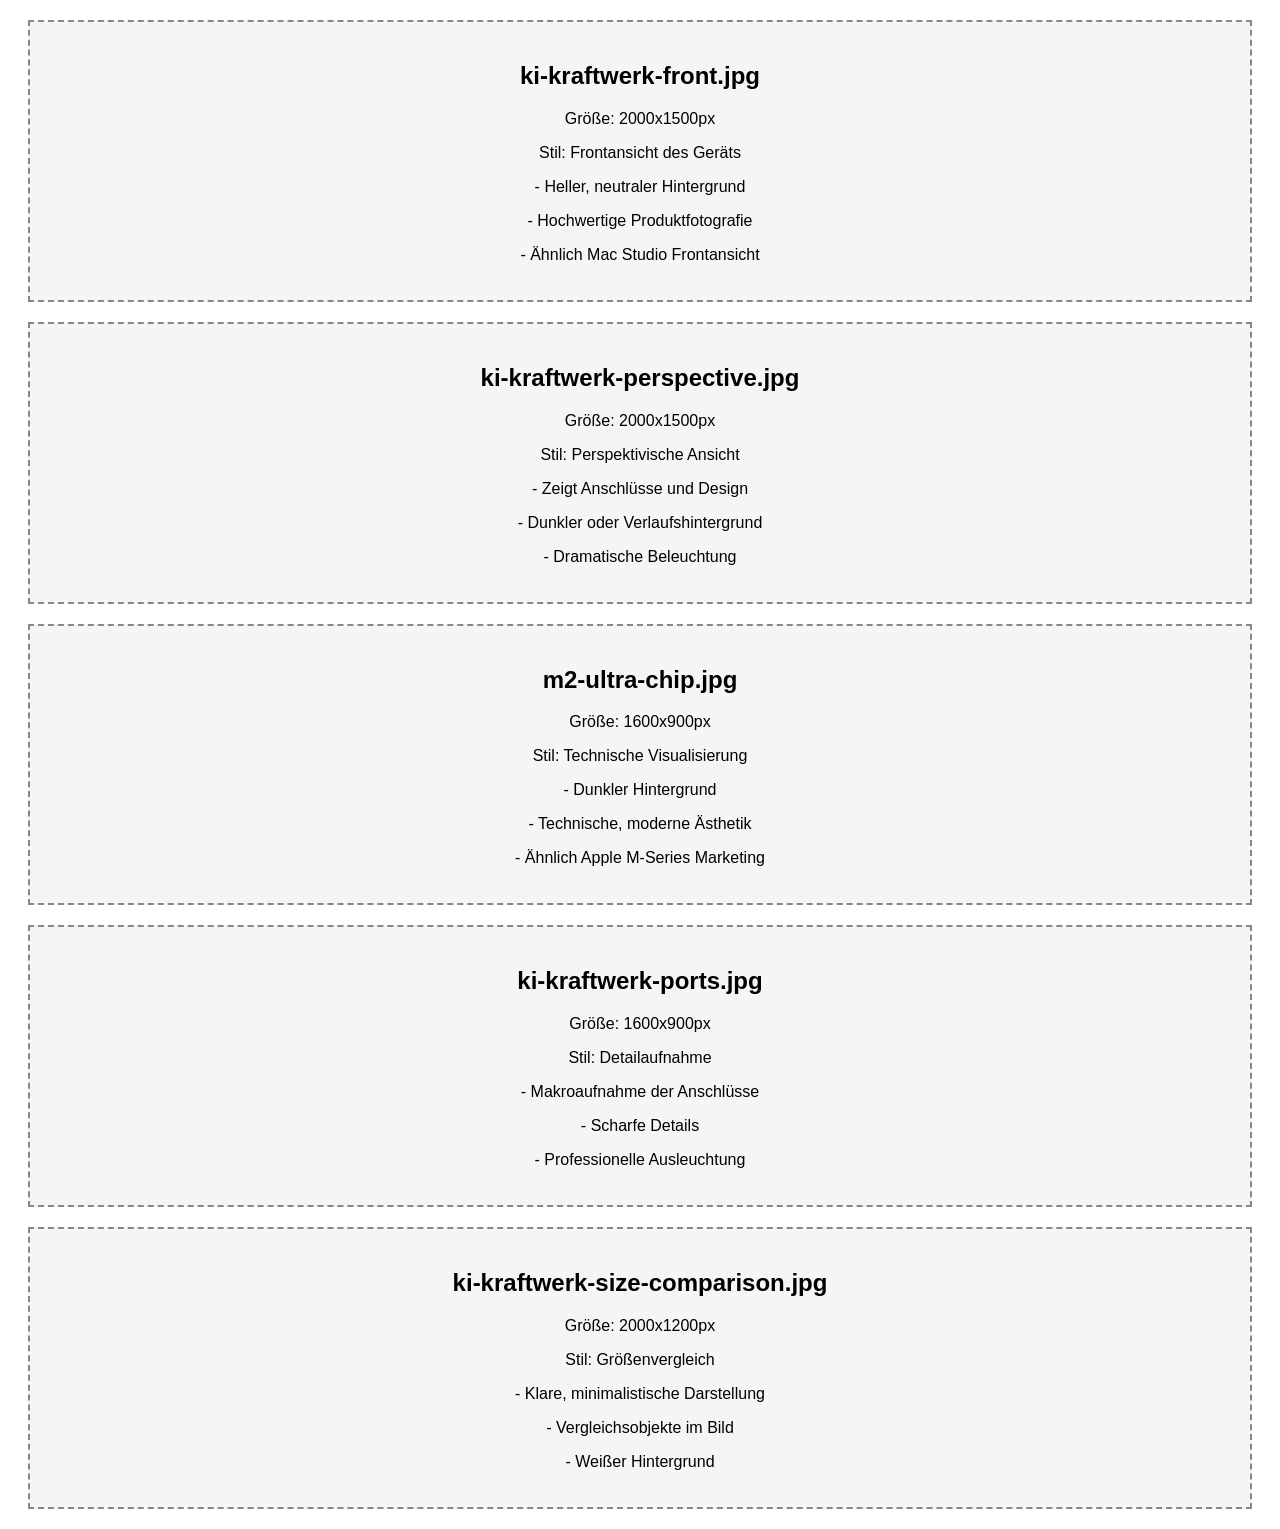
<file: images/placeholder.html>
<!DOCTYPE html>
<html>
<head>
    <title>Bildplatzhalter</title>
    <style>
        .placeholder {
            background: #f5f5f7;
            border: 2px dashed #86868b;
            padding: 20px;
            text-align: center;
            margin: 20px;
            font-family: -apple-system, BlinkMacSystemFont, sans-serif;
        }
    </style>
</head>
<body>
    <!-- Diese HTML-Datei dient als Referenz für die zu erstellenden Bilder -->
    
    <div class="placeholder">
        <h2>ki-kraftwerk-front.jpg</h2>
        <p>Größe: 2000x1500px</p>
        <p>Stil: Frontansicht des Geräts</p>
        <p>- Heller, neutraler Hintergrund</p>
        <p>- Hochwertige Produktfotografie</p>
        <p>- Ähnlich Mac Studio Frontansicht</p>
    </div>

    <div class="placeholder">
        <h2>ki-kraftwerk-perspective.jpg</h2>
        <p>Größe: 2000x1500px</p>
        <p>Stil: Perspektivische Ansicht</p>
        <p>- Zeigt Anschlüsse und Design</p>
        <p>- Dunkler oder Verlaufshintergrund</p>
        <p>- Dramatische Beleuchtung</p>
    </div>

    <div class="placeholder">
        <h2>m2-ultra-chip.jpg</h2>
        <p>Größe: 1600x900px</p>
        <p>Stil: Technische Visualisierung</p>
        <p>- Dunkler Hintergrund</p>
        <p>- Technische, moderne Ästhetik</p>
        <p>- Ähnlich Apple M-Series Marketing</p>
    </div>

    <div class="placeholder">
        <h2>ki-kraftwerk-ports.jpg</h2>
        <p>Größe: 1600x900px</p>
        <p>Stil: Detailaufnahme</p>
        <p>- Makroaufnahme der Anschlüsse</p>
        <p>- Scharfe Details</p>
        <p>- Professionelle Ausleuchtung</p>
    </div>

    <div class="placeholder">
        <h2>ki-kraftwerk-size-comparison.jpg</h2>
        <p>Größe: 2000x1200px</p>
        <p>Stil: Größenvergleich</p>
        <p>- Klare, minimalistische Darstellung</p>
        <p>- Vergleichsobjekte im Bild</p>
        <p>- Weißer Hintergrund</p>
    </div>
</body>
</html>
</file>
<file: styles.css>
:root {
    --primary-color: #2563eb;
    --primary-hover: #1d4ed8;
    --background: #ffffff;
    --text-primary: #111827;
    --text-secondary: #4b5563;
    --border-color: #e5e7eb;
    --card-background: #f9fafb;
    --gradient-start: #2563eb;
    --gradient-end: #3b82f6;
}

* {
    margin: 0;
    padding: 0;
    box-sizing: border-box;
    font-family: 'Inter', -apple-system, BlinkMacSystemFont, sans-serif;
}

body {
    background-color: #e0e0e0;
    color: #333;
    font-family: Arial, sans-serif;
    margin: 0;
    padding: 0;
    line-height: 1.6;
}

/* Navigation */
.navbar {
    position: fixed;
    top: 0;
    width: 100%;
    background: rgba(255, 255, 255, 0.8);
    backdrop-filter: blur(10px);
    border-bottom: 1px solid var(--border-color);
    z-index: 1000;
}

.nav-container {
    max-width: 1200px;
    margin: 0 auto;
    padding: 1rem 2rem;
    display: flex;
    justify-content: space-between;
    align-items: center;
}

.logo a {
    font-size: 1.5rem;
    font-weight: 700;
    color: var(--text-primary);
    text-decoration: none;
}

.nav-links {
    display: flex;
    gap: 2rem;
}

.nav-links a {
    color: var(--text-secondary);
    text-decoration: none;
    font-weight: 500;
    transition: color 0.2s;
}

.nav-links a:hover {
    color: var(--primary-color);
}

/* Buttons */
.btn {
    padding: 0.75rem 1.5rem;
    border-radius: 0.5rem;
    font-weight: 500;
    text-decoration: none;
    transition: all 0.2s;
}

.btn-primary {
    background: var(--primary-color);
    color: white;
}

.btn-primary:hover {
    background: var(--primary-hover);
}

.btn-outline {
    border: 1px solid var(--border-color);
    color: var(--text-primary);
}

.btn-outline:hover {
    background: var(--card-background);
}

/* Hero Section */
.hero {
    padding: 8rem 2rem 4rem;
    text-align: center;
    background: linear-gradient(135deg, var(--gradient-start) 0%, var(--gradient-end) 100%);
    color: white;
}

.hero-content {
    max-width: 800px;
    margin: 0 auto;
}

.hero h1 {
    font-size: 3.5rem;
    font-weight: 800;
    margin-bottom: 1rem;
}

.hero h2 {
    font-size: 2rem;
    font-weight: 600;
    margin-bottom: 2rem;
}

.hero-subtitle {
    font-size: 1.25rem;
    margin-bottom: 3rem;
}

.hero-buttons {
    display: flex;
    gap: 1rem;
    justify-content: center;
}

/* Features Section */
.features {
    padding: 4rem 2rem;
    max-width: 1200px;
    margin: 0 auto;
}

.feature-grid {
    display: grid;
    grid-template-columns: repeat(auto-fit, minmax(250px, 1fr));
    gap: 2rem;
    margin-top: 3rem;
}

.feature-card {
    padding: 2rem;
    background: var(--card-background);
    border-radius: 1rem;
    transition: transform 0.2s;
}

.feature-card:hover {
    transform: translateY(-5px);
}

.feature-icon {
    font-size: 2rem;
    margin-bottom: 1rem;
}

/* How it Works Section */
.how-it-works {
    padding: 4rem 2rem;
    background: var(--card-background);
}

.steps {
    max-width: 1200px;
    margin: 3rem auto 0;
    display: grid;
    grid-template-columns: repeat(auto-fit, minmax(250px, 1fr));
    gap: 2rem;
}

.step {
    text-align: center;
    padding: 2rem;
}

.step-number {
    width: 3rem;
    height: 3rem;
    background: var(--primary-color);
    color: white;
    border-radius: 50%;
    display: flex;
    align-items: center;
    justify-content: center;
    margin: 0 auto 1rem;
    font-weight: 600;
}

/* Use Cases Section */
.use-cases {
    padding: 4rem 2rem;
    max-width: 1200px;
    margin: 0 auto;
}

.use-case-grid {
    display: grid;
    grid-template-columns: repeat(auto-fit, minmax(300px, 1fr));
    gap: 2rem;
    margin-top: 3rem;
}

.use-case-card {
    padding: 2rem;
    background: var(--card-background);
    border-radius: 1rem;
    transition: transform 0.2s;
}

.use-case-card:hover {
    transform: translateY(-5px);
}

/* CTA Section */
.cta {
    padding: 4rem 2rem;
    text-align: center;
    background: linear-gradient(135deg, var(--gradient-start) 0%, var(--gradient-end) 100%);
    color: white;
}

/* Footer */
footer {
    background: var(--card-background);
    padding: 4rem 2rem 2rem;
}

.footer-content {
    max-width: 1200px;
    margin: 0 auto;
    display: grid;
    grid-template-columns: repeat(auto-fit, minmax(200px, 1fr));
    gap: 2rem;
}

.footer-section h4 {
    margin-bottom: 1rem;
}

.footer-section a {
    display: block;
    color: var(--text-secondary);
    text-decoration: none;
    margin-bottom: 0.5rem;
}

.footer-bottom {
    max-width: 1200px;
    margin: 2rem auto 0;
    padding-top: 2rem;
    border-top: 1px solid var(--border-color);
    text-align: center;
    color: var(--text-secondary);
}

/* Responsive Design */
@media (max-width: 768px) {
    .nav-links {
        display: none;
    }
    
    .hero h1 {
        font-size: 2.5rem;
    }
    
    .hero h2 {
        font-size: 1.5rem;
    }
} 

.section {
    padding: 20px;
    margin: 20px 0;
    border-radius: 8px;
    background-color: #ffffff;
} 

.pricing-container {
    max-width: 1200px;
    margin: 0 auto;
    padding: 4rem 2rem;
}

.pricing-header {
    text-align: center;
    margin-bottom: 3rem;
}

.pricing-toggle {
    display: flex;
    justify-content: center;
    gap: 1rem;
    margin-bottom: 3rem;
}

.toggle-btn {
    padding: 0.5rem 1rem;
    border: 1px solid var(--border-color);
    border-radius: 0.5rem;
    background: none;
    cursor: pointer;
}

.toggle-btn.active {
    background: var(--primary-color);
    color: white;
}

.pricing-grid {
    display: grid;
    grid-template-columns: repeat(auto-fit, minmax(300px, 1fr));
    gap: 2rem;
    margin-bottom: 3rem;
}

.pricing-card {
    padding: 2rem;
    border: 1px solid var(--border-color);
    border-radius: 1rem;
    background: white;
    transition: border-color 0.3s;
}

.pricing-card:hover {
    border-color: var(--primary-color);
}

.pricing-card.featured {
    border: 2px solid var(--primary-color);
    box-shadow: 0 4px 6px rgba(37, 99, 235, 0.1);
}

.plan-description {
    color: var(--text-secondary);
    margin: 1rem 0;
}

.price {
    margin: 2rem 0;
}

.amount {
    font-size: 2.5rem;
    font-weight: 700;
}

.plan-features {
    margin: 2rem 0;
}

.feature {
    margin-bottom: 1rem;
}

.includes ul {
    list-style: none;
    margin: 1rem 0;
}

.includes li {
    margin-bottom: 0.5rem;
}

.additional-options {
    display: grid;
    grid-template-columns: repeat(auto-fit, minmax(250px, 1fr));
    gap: 2rem;
    margin-top: 3rem;
}

.nonprofit-checkbox {
    margin: 1rem 0;
    display: flex;
    align-items: center;
    gap: 0.5rem;
    padding: 0.5rem;
    background: var(--card-background);
    border-radius: 0.5rem;
}

.nonprofit-checkbox input[type="checkbox"] {
    width: 1.2rem;
    height: 1.2rem;
    cursor: pointer;
}

.nonprofit-checkbox label {
    color: var(--text-secondary);
    font-size: 0.9rem;
    cursor: pointer;
}

.original-price {
    text-decoration: line-through;
    color: var(--text-secondary);
    font-size: 1rem;
    margin-right: 0.5rem;
}

.nonprofit-badge {
    display: inline-block;
    background: var(--primary-color);
    color: white;
    padding: 0.2rem 0.5rem;
    border-radius: 0.25rem;
    font-size: 0.8rem;
    margin-left: 0.5rem;
}
</file>
